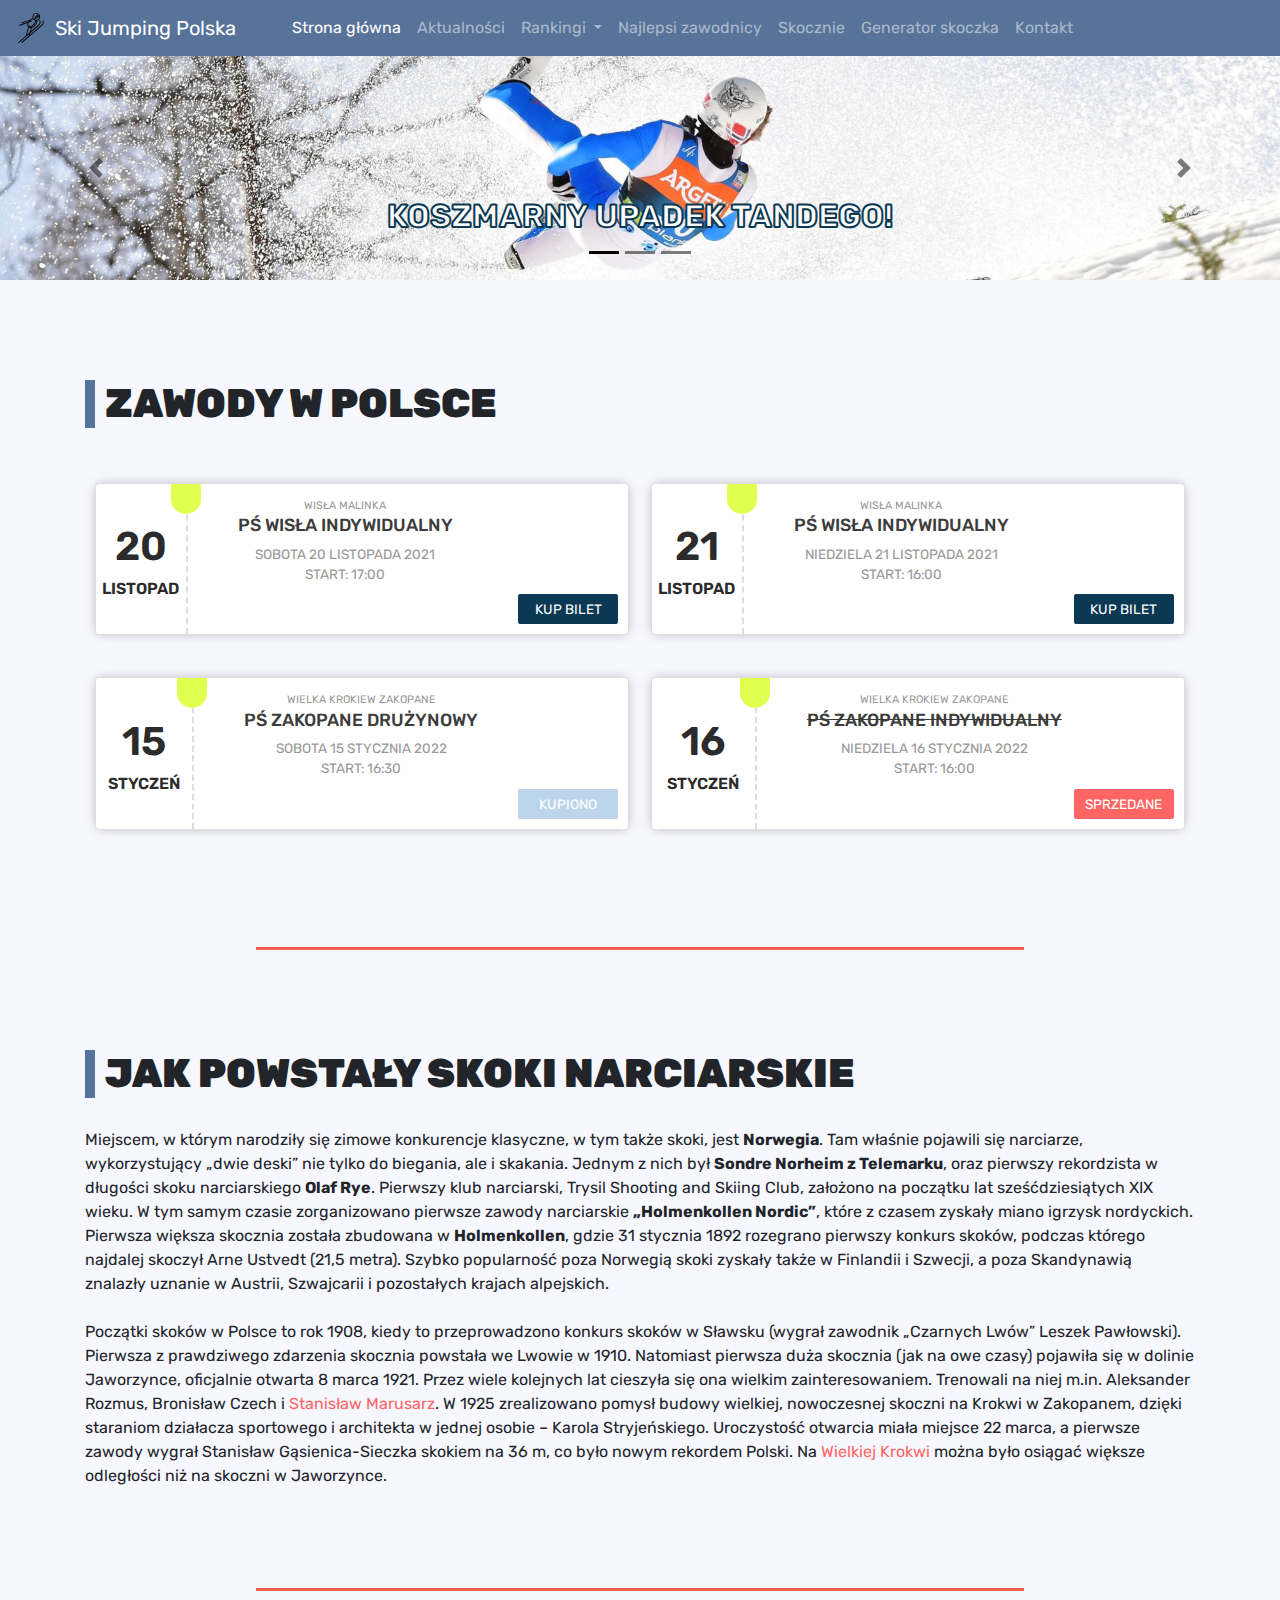
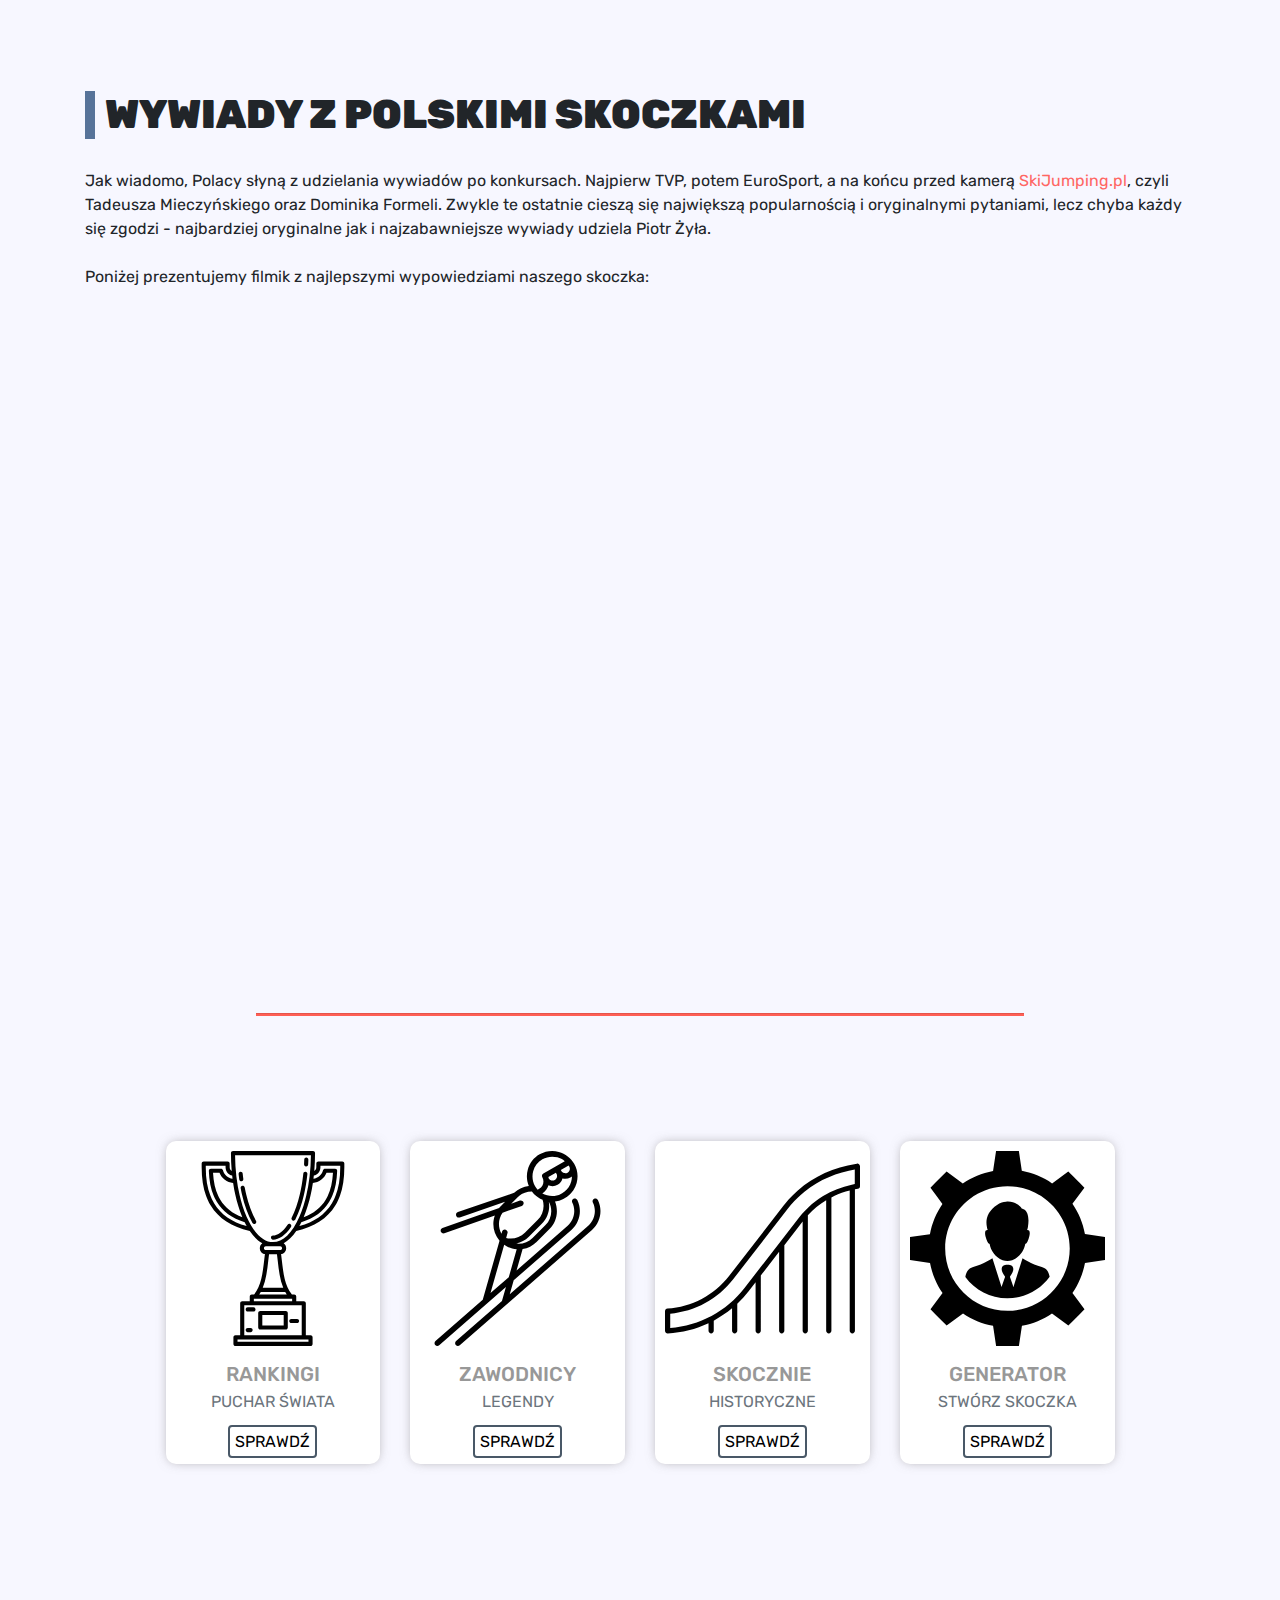
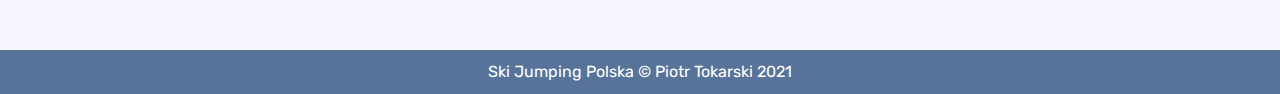
<file: docs/index.html>
<!DOCTYPE html>
<html lang="PL">
<head>
    <meta charset="UTF-8">
    <meta name="viewport" content="width=device-width, initial-scale=1">
    <title>Ski Jumping Polska</title>
    <link rel="preconnect" href="https://fonts.gstatic.com">
    <link href="https://fonts.googleapis.com/css2?family=Rubik:ital,wght@0,300;0,400;0,500;0,600;0,700;0,800;0,900;1,300;1,400;1,500;1,600;1,700;1,800;1,900&display=swap"
          rel="stylesheet">
    <link rel="stylesheet" href="css/bootstrap.css">
    <link rel="stylesheet" href="css/main.css">
    <link rel="icon" type="image/png" href="img/logo.ico"/>

    <script src="https://code.jquery.com/jquery-3.5.1.slim.min.js"
            integrity="sha384-DfXdz2htPH0lsSSs5nCTpuj/zy4C+OGpamoFVy38MVBnE+IbbVYUew+OrCXaRkfj"
            crossorigin="anonymous"></script>
    <script src="https://cdn.jsdelivr.net/npm/bootstrap@4.6.0/dist/js/bootstrap.bundle.min.js"
            integrity="sha384-Piv4xVNRyMGpqkS2by6br4gNJ7DXjqk09RmUpJ8jgGtD7zP9yug3goQfGII0yAns"
            crossorigin="anonymous"></script>
    <script src="js/main.js"></script>


</head>
<body>

<nav class="navbar sticky-top navsettings navbar-dark navbar-expand-xl">

    <a class="navbar-brand mr-md-5" href="index.html">
        <img src="img/logo.svg" width="30" height="30" alt="" class="d-inline-block mr-sm-1 ms-sm-1 align-bottom"> Ski
        Jumping Polska
    </a>

    <button type="button" class="navbar-toggler mr-2 me-sm-3" data-toggle="collapse" data-target="#mainmenu"
            aria-controls="mainmenu"
            aria-expanded="false" aria-label="Nav switch">
        <span class="navbar-toggler-icon"></span>
    </button>

    <div class="collapse navbar-collapse" id="mainmenu">

        <ul class="navbar-nav">

            <li class="nav-item ms-3">
                <a class="nav-link active" href="index.html">Strona główna</a>
            </li>
            <li class="nav-item ms-3">
                <a class="nav-link" href="aktualnosci.html">Aktualności</a>
            </li>
            <li class="nav-item ms-3 dropdown">
                <a class="nav-link dropdown-toggle" href="#" data-toggle="dropdown" role="button" aria-expanded="false"
                   id="submenu"
                   aria-haspopup="true">Rankingi
                </a>
                <div class="dropdown-menu" aria-labelledby="submenu">
                    <a class="dropdown-item" href="rankingips.html">Puchar Świata</a>
                    <a class="dropdown-item" href="rankingicoc.html">Puchar Kontynentalny</a>
                    <a class="dropdown-item" href="rankingifc.html">FIS Cup</a>
                </div>
            </li>
            <li class="nav-item ms-3">
                <a class="nav-link" href="najlepsi.html">Najlepsi zawodnicy</a>
            </li>
            <li class="nav-item ms-3 dropdown">
                <a class="nav-link" href="skocznie.html">Skocznie</a>
            </li>
            <li class="nav-item ms-3 dropdown">
                <a class="nav-link" href="generator.html">Generator skoczka</a>
            </li>
            <li class="nav-item ms-3">
                <a class="nav-link" href="kontakt.html">Kontakt</a>
            </li>

        </ul>

    </div>

</nav>

<div id="carouselExampleIndicators" class="carousel slide" data-ride="carousel">
    <ol class="carousel-indicators">
        <li data-target="#carouselExampleIndicators" data-slide-to="0" class="active"></li>
        <li data-target="#carouselExampleIndicators" data-slide-to="1"></li>
        <li data-target="#carouselExampleIndicators" data-slide-to="2"></li>
    </ol>
    <div class="carousel-inner">
        <div class="carousel-item active">
            <img class="d-block w-100" src="img/baner1.jpg" alt="First slide">
            <div class="carousel-caption d-none d-md-block">
                KOSZMARNY UPADEK TANDEGO!
            </div>
        </div>
        <div class="carousel-item">
            <img class="d-block w-100" src="img/baner2.jpg" alt="Second slide">
            <div class="carousel-caption d-none d-md-block">
                STOCH ZWYCIĘŻA TURNIEJ CZTERECH SKOCZNI!
            </div>
        </div>
        <div class="carousel-item">
            <img class="d-block w-100" src="img/baner3.jpg" alt="Third slide">
            <div class="carousel-caption d-none d-md-block">
                ŻYŁA MISTRZEM ŚWIATA!
            </div>
        </div>
    </div>
    <a class="carousel-control-prev" href="#carouselExampleIndicators" role="button" data-slide="prev">
        <span class="carousel-control-prev-icon" aria-hidden="true"></span>
    </a>
    <a class="carousel-control-next" href="#carouselExampleIndicators" role="button" data-slide="next">
        <span class="carousel-control-next-icon" aria-hidden="true"></span>
    </a>
</div>

<main>

    <section class="container">
        <h1>zawody w polsce</h1>
        <div class="row">
            <article class="card fl-left">
                <section class="date">
                    <time datetime="20th nov">
                        <span>20</span><span>listopad</span>
                    </time>
                </section>
                <section class="card-cont">
                    <small>WISŁA MALINKA</small>
                    <h3>PŚ WISŁA indywidualny</h3>
                    <i class="fa fa-calendar"></i>
                    <span>Sobota 20 LISTOPADA 2021</span><br>
                    <span>START: 17:00</span>
                    <a href="https://www.wisla-malinka.com/pl/bilety.html">Kup Bilet</a>
                </section>
            </article>
            <article class="card fl-left">
                <section class="date">
                    <time datetime="21st nov">
                        <span>21</span><span>listopad</span>
                    </time>
                </section>
                <section class="card-cont">
                    <small>WISŁA MALINKA</small>
                    <h3>PŚ WISŁA INDYWIDUALNY</h3>
                    <i class="fa fa-calendar"></i>
                    <span>NIEDZIELA 21 LISTOPADA 2021</span><br>
                    <span>START: 16:00</span>
                    <a href="https://www.wisla-malinka.com/pl/bilety.html">Kup Bilet</a>
                </section>
            </article>
        </div>
        <div class="row">
            <article class="card fl-left">
                <section class="date">
                    <time datetime="15th jan">
                        <span>15</span><span>styczeń</span>
                    </time>
                </section>
                <section class="card-cont">
                    <small>Wielka krokiew zakopane</small>
                    <h3>PŚ zakopane drużynowy</h3>
                    <i class="fa fa-calendar"></i>
                    <span>sobota 15 stycznia 2022</span><br>
                    <span>START: 16:30</span>
                    <a style="background-color: #BDD5EA"
                       href="https://www.worldcup-zakopane.pl/pl/bilety.html">Kupiono</a>
                </section>
            </article>
            <article class="card fl-left">
                <section class="date">
                    <time datetime="16st jan">
                        <span>16</span><span>styczeń</span>
                    </time>
                </section>
                <section class="card-cont">
                    <small>Wielka krokiew zakopane</small>
                    <h3><s>PŚ zakopane INDYWIDUALNY</s></h3>
                    <i class="fa fa-calendar"></i>
                    <span>NIEDZIELA 16 stycznia 2022</span><br>
                    <span>START: 16:00</span>
                    <a style="background-color: #FF6663" href="https://www.worldcup-zakopane.pl/pl/bilety.html">Sprzedane</a>
                </section>
            </article>
        </div>
    </section>

    <hr>

    <section class="container">
        <h1>Jak powstały skoki narciarskie</h1>
        <div class="text-body">
            Miejscem, w którym narodziły się zimowe konkurencje klasyczne, w tym także skoki, jest <b>Norwegia</b>. Tam
            właśnie pojawili
            się
            narciarze, wykorzystujący
            „dwie deski” nie tylko do biegania, ale i skakania. Jednym z nich był <b>Sondre Norheim z Telemarku</b>,
            oraz pierwszy rekordzista w
            długości skoku narciarskiego <b>Olaf Rye</b>.
            Pierwszy
            klub
            narciarski, Trysil Shooting and Skiing Club, założono na początku lat sześćdziesiątych XIX wieku. W tym
            samym czasie
            zorganizowano pierwsze zawody narciarskie <b>„Holmenkollen Nordic”</b>, które z czasem zyskały miano igrzysk
            nordyckich.
            Pierwsza większa skocznia została zbudowana w <b>Holmenkollen</b>, gdzie 31 stycznia 1892 rozegrano pierwszy
            konkurs skoków,
            podczas
            którego najdalej skoczył Arne Ustvedt (21,5 metra). Szybko popularność poza Norwegią skoki zyskały także w
            Finlandii i Szwecji, a poza Skandynawią znalazły uznanie w Austrii, Szwajcarii i pozostałych krajach
            alpejskich.
            <br><br>
            Początki skoków w Polsce to rok 1908, kiedy to przeprowadzono konkurs skoków w Sławsku (wygrał zawodnik
            „Czarnych Lwów” Leszek
            Pawłowski). Pierwsza z prawdziwego zdarzenia skocznia powstała we Lwowie w 1910. Natomiast pierwsza duża
            skocznia (jak na owe
            czasy) pojawiła się w dolinie Jaworzynce, oficjalnie otwarta 8 marca 1921. Przez wiele kolejnych lat
            cieszyła się ona wielkim
            zainteresowaniem. Trenowali na niej m.in. Aleksander Rozmus, Bronisław Czech i
            <span><a href="najlepsi.html#marusarz">Stanisław Marusarz</a></span>. W 1925 zrealizowano pomysł budowy
            wielkiej, nowoczesnej skoczni na Krokwi w Zakopanem, dzięki staraniom działacza sportowego i architekta w
            jednej osobie – Karola Stryjeńskiego. Uroczystość otwarcia miała miejsce 22 marca, a pierwsze zawody wygrał
            Stanisław Gąsienica-Sieczka skokiem na 36 m, co było nowym rekordem Polski. Na <span><a
                href="skocznie.html">Wielkiej Krokwi</a></span> można było osiągać większe odległości niż na skoczni w
            Jaworzynce.
        </div>
    </section>

    <hr>

    <section class="container">
        <h1>Wywiady z polskimi skoczkami</h1>
        <div class="text-body">
            Jak wiadomo, Polacy słyną z udzielania wywiadów po konkursach. Najpierw TVP, potem EuroSport, a na końcu
            przed kamerą
            <span><a target="_blank" href="https://www.skijumping.pl/">SkiJumping.pl</a></span>,
            czyli Tadeusza Mieczyńskiego oraz Dominika Formeli. Zwykle te ostatnie cieszą się największą popularnością i
            oryginalnymi
            pytaniami, lecz chyba każdy się zgodzi - najbardziej oryginalne jak i najzabawniejsze wywiady udziela Piotr
            Żyła.
            <br><br>
            Poniżej prezentujemy filmik z najlepszymi wypowiedziami naszego skoczka:
            <div class="embed-responsive embed-responsive-16by9">
                <iframe class="embed-responsive-item" src="https://www.youtube.com/embed/GVCRvW8v46Q"
                        title="YouTube video player"
                        frameborder="0"
                        allow="accelerometer; autoplay; clipboard-write; encrypted-media; gyroscope; picture-in-picture"
                        allowfullscreen></iframe>

            </div>
        </div>
    </section>

    <hr>

    <section class="container">
        <div class="container2 pb-5 mb-sm-1">
            <!-- Categories grid-->
            <div class="row">
                <!-- Category-->
                <div class="col-lg-3 col-sm-6 mb-3">
                    <div class="card2">
                        <a class="card-img-tiles">
                            <img src="img/trophy.svg" alt="Trophy">
                        </a>
                        <div class="mt-3">
                            <h2 class="h5 mb-1">Rankingi</h2><span class="d-block mb-3 font-size-xs text-muted">Puchar Świata</span>
                            <a class="btntile" href="rankingips.html">Sprawdź</a>
                        </div>
                    </div>
                </div>
                <!-- Category-->
                <div class="col-lg-3 col-sm-6 mb-3">
                    <div class="card2">
                        <a class="card-img-tiles">
                            <img src="img/logo.svg" alt="Trophy">
                        </a>
                        <div class="mt-3">
                            <h2 class="h5 mb-1">zawodnicy</h2><span
                                class="d-block mb-3 font-size-xs text-muted">legendy</span>
                            <a class="btntile" href="najlepsi.html">Sprawdź</a>
                        </div>
                    </div>
                </div>
                <!-- Category-->
                <div class="col-lg-3 col-sm-6 mb-3">
                    <div class="card2">
                        <a class="card-img-tiles">
                            <img src="img/ski-jump.svg" alt="Trophy">
                        </a>
                        <div class="mt-3">
                            <h2 class="h5 mb-1">skocznie</h2><span class="d-block mb-3 font-size-xs text-muted">historyczne</span>
                            <a class="btntile" href="skocznie.html">Sprawdź</a>
                        </div>
                    </div>
                </div>
                <div class="col-lg-3 col-sm-6 mb-3">
                    <div class="card2">
                        <a class="card-img-tiles">
                            <img src="img/settings.svg" alt="Trophy">
                        </a>
                        <div class="mt-3">
                            <h2 class="h5 mb-1">generator</h2><span class="d-block mb-3 font-size-xs text-muted">stwórz skoczka</span>
                            <a class="btntile" href="generator.html">Sprawdź</a>
                        </div>
                    </div>
                </div>
            </div>
        </div>
    </section>

</main>

<footer>
    Ski Jumping Polska &copy Piotr Tokarski 2021
</footer>

</body>
</html>
</file>
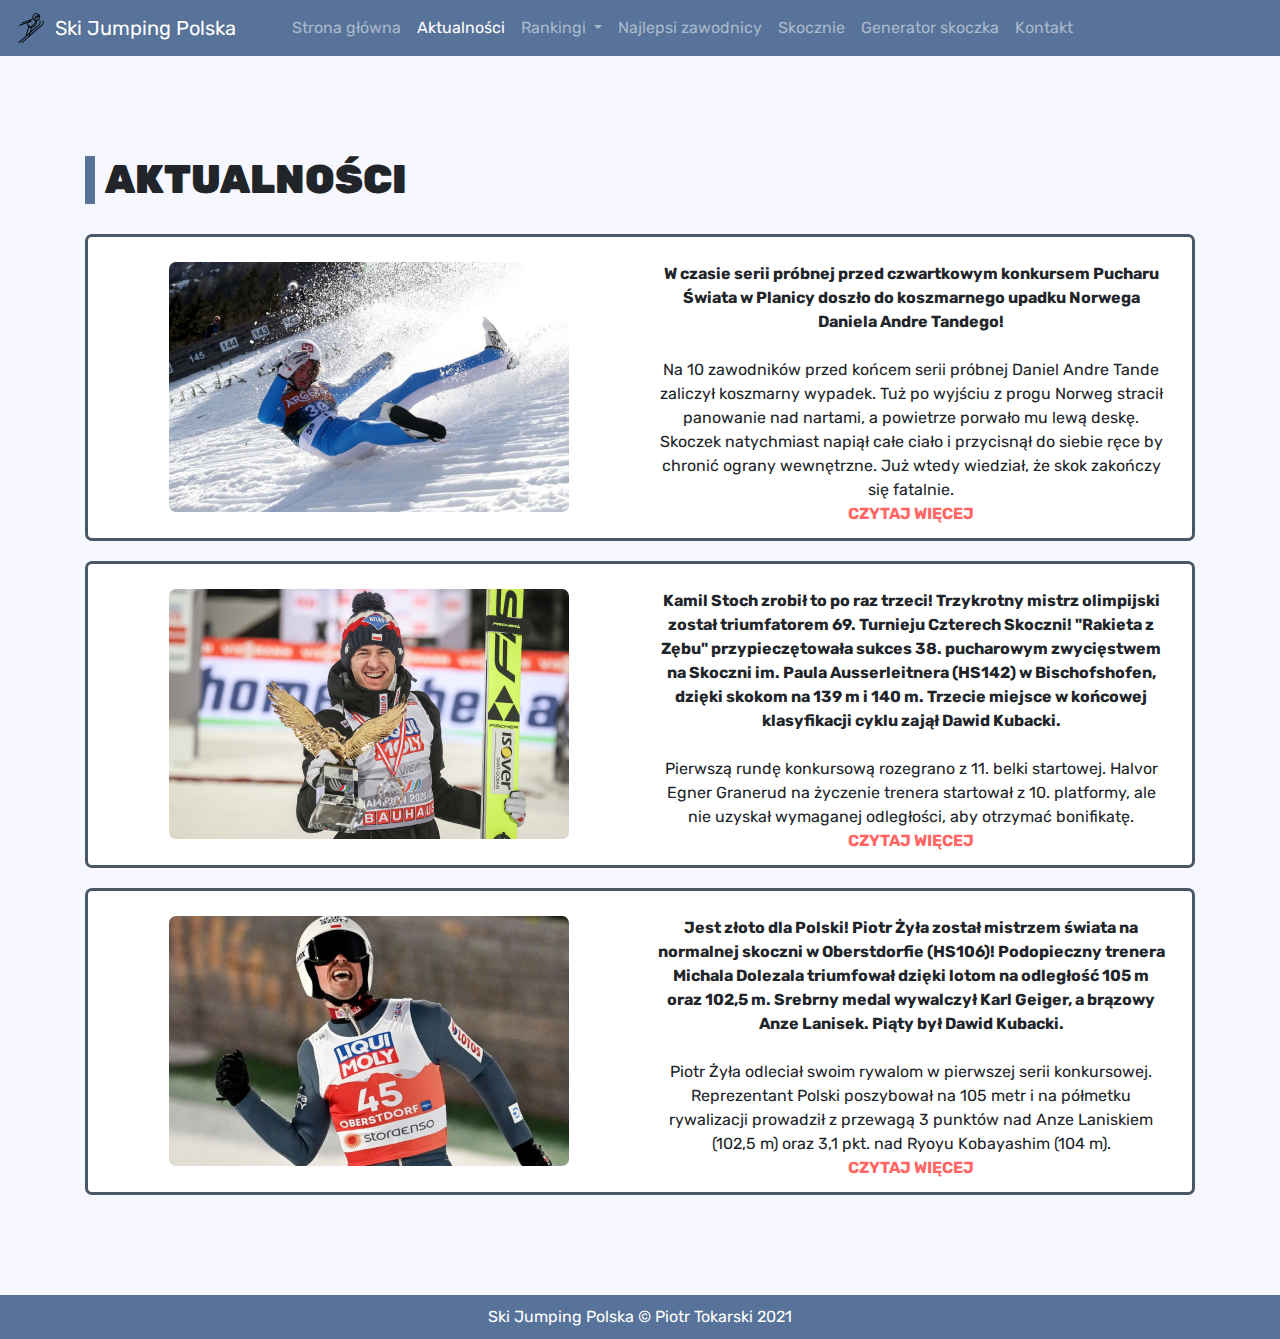
<file: docs/aktualnosci.html>
<!DOCTYPE html>
<html lang="PL">
<head>
    <meta charset="UTF-8">
    <meta name="viewport" content="width=device-width, initial-scale=1">
    <title>SJP - Aktualności</title>
    <link rel="preconnect" href="https://fonts.gstatic.com">
    <link href="https://fonts.googleapis.com/css2?family=Rubik:ital,wght@0,300;0,400;0,500;0,600;0,700;0,800;0,900;1,300;1,400;1,500;1,600;1,700;1,800;1,900&display=swap"
          rel="stylesheet">
    <link rel="stylesheet" href="css/bootstrap.css">
    <link rel="stylesheet" href="css/main.css">
    <link rel="icon" type="image/png" href="img/logo.ico"/>

    <script src="https://code.jquery.com/jquery-3.5.1.slim.min.js"
            integrity="sha384-DfXdz2htPH0lsSSs5nCTpuj/zy4C+OGpamoFVy38MVBnE+IbbVYUew+OrCXaRkfj"
            crossorigin="anonymous"></script>
    <script src="https://cdn.jsdelivr.net/npm/bootstrap@4.6.0/dist/js/bootstrap.bundle.min.js"
            integrity="sha384-Piv4xVNRyMGpqkS2by6br4gNJ7DXjqk09RmUpJ8jgGtD7zP9yug3goQfGII0yAns"
            crossorigin="anonymous"></script>
    <script src="js/main.js"></script>


</head>
<body>
<nav class="navbar sticky-top navsettings navbar-dark navbar-expand-xl">

    <a class="navbar-brand mr-md-5" href="index.html">
        <img src="img/logo.svg" width="30" height="30" alt="" class="d-inline-block mr-sm-1 ms-sm-1 align-bottom"> Ski
        Jumping Polska
    </a>

    <button type="button" class="navbar-toggler mr-2 me-sm-3" data-toggle="collapse" data-target="#mainmenu"
            aria-controls="mainmenu"
            aria-expanded="false" aria-label="Nav switch">
        <span class="navbar-toggler-icon"></span>
    </button>

    <div class="collapse navbar-collapse" id="mainmenu">

        <ul class="navbar-nav">

            <li class="nav-item ms-3">
                <a class="nav-link" href="index.html">Strona główna</a>
            </li>
            <li class="nav-item ms-3">
                <a class="nav-link active" href="aktualnosci.html">Aktualności</a>
            </li>
            <li class="nav-item ms-3 dropdown">
                <a class="nav-link dropdown-toggle" href="#" data-toggle="dropdown" role="button" aria-expanded="false"
                   id="submenu"
                   aria-haspopup="true">Rankingi
                </a>
                <div class="dropdown-menu" aria-labelledby="submenu">
                    <a class="dropdown-item" href="rankingips.html">Puchar Świata</a>
                    <a class="dropdown-item" href="rankingicoc.html">Puchar Kontynentalny</a>
                    <a class="dropdown-item" href="rankingifc.html">FIS Cup</a>
                </div>
            </li>
            <li class="nav-item ms-3">
                <a class="nav-link" href="najlepsi.html">Najlepsi zawodnicy</a>
            </li>
            <li class="nav-item ms-3 dropdown">
                <a class="nav-link" href="skocznie.html">Skocznie</a>
            </li>
            <li class="nav-item ms-3 dropdown">
                <a class="nav-link" href="generator.html">Generator skoczka</a>
            </li>
            <li class="nav-item ms-3">
                <a class="nav-link" href="kontakt.html">Kontakt</a>
            </li>

        </ul>

    </div>

</nav>
<main>
    <section class="container">
        <h1>Aktualności</h1>
        <article class="articlenews">
            <div id="article1">
                <div class="row">
                    <div class="col-lg-6">
                        <img width="400" height="250" src="img/article1.jpg" alt="Upadek Daniela">
                    </div>
                    <div class="col-lg-6">
                    <span class="text-center"><b>W czasie serii próbnej przed czwartkowym konkursem Pucharu Świata w Planicy doszło do koszmarnego
                        upadku Norwega Daniela Andre Tandego!</b></span><br><br>
                        <span class="text-center">Na 10 zawodników przed końcem serii próbnej Daniel Andre Tande zaliczył koszmarny wypadek. Tuż po
                        wyjściu z progu Norweg stracił panowanie nad nartami, a powietrze porwało mu lewą deskę. Skoczek natychmiast napiął całe
                        ciało i przycisnął do siebie ręce by chronić ograny wewnętrzne. Już wtedy wiedział, że skok zakończy się fatalnie.
                    </span><br>
                        <span class="read"><a onclick="czytaj1();"><b>CZYTAJ WIĘCEJ</b></a></span>
                    </div>
                </div>
            </div>
        </article>
        <article class="articlenews">
            <div id="article2">
                <div class="row">
                    <div class="col-lg-6">
                        <img width="400" height="250" src="img/article2.jpg" alt="Upadek Daniela">
                    </div>
                    <div class="col-lg-6">
                        <span class="text-center"><b>Kamil Stoch zrobił to po raz trzeci! Trzykrotny mistrz olimpijski został triumfatorem 69. Turnieju Czterech Skoczni! "Rakieta z Zębu" przypieczętowała sukces 38. pucharowym zwycięstwem na Skoczni im. Paula Ausserleitnera (HS142) w Bischofshofen, dzięki skokom na 139 m i 140 m. Trzecie miejsce w końcowej klasyfikacji cyklu zajął Dawid Kubacki.</b></span><br><br>
                        <span class="text-center">Pierwszą rundę konkursową rozegrano z 11. belki startowej. Halvor Egner Granerud na życzenie trenera startował z 10. platformy, ale nie uzyskał wymaganej odległości, aby otrzymać bonifikatę.
                    </span><br>
                        <span class="read"><a onclick="czytaj2();"><b>CZYTAJ WIĘCEJ</b></a></span>
                    </div>
                </div>
            </div>
        </article>
        <article class="articlenews">
            <div id="article3">
                <div class="row">
                    <div class="col-lg-6">
                        <img width="400" height="250" src="img/article3.jpg" alt="Upadek Daniela">
                    </div>
                    <div class="col-lg-6">
                    <span class="text-center"><b>Jest złoto dla Polski! Piotr Żyła został mistrzem świata na normalnej skoczni w Oberstdorfie
                        (HS106)! Podopieczny trenera Michala Dolezala triumfował dzięki lotom na odległość 105 m oraz 102,5 m. Srebrny medal wywalczył Karl Geiger, a  brązowy Anze Lanisek. Piąty był Dawid Kubacki.</b></span><br><br>
                        <span class="text-center">Piotr Żyła odleciał swoim rywalom w pierwszej serii konkursowej. Reprezentant Polski poszybował na 105 metr i na półmetku rywalizacji prowadził z przewagą 3 punktów nad Anze Laniskiem (102,5 m) oraz 3,1 pkt. nad Ryoyu Kobayashim (104 m).
                    </span><br>
                        <span class="read"><a onclick="czytaj3();"><b>CZYTAJ WIĘCEJ</b></a></span>
                    </div>
                </div>
            </div>
        </article>
    </section>
</main>
<footer>
    Ski Jumping Polska &copy Piotr Tokarski 2021
</footer>
</body>
</html>
</file>
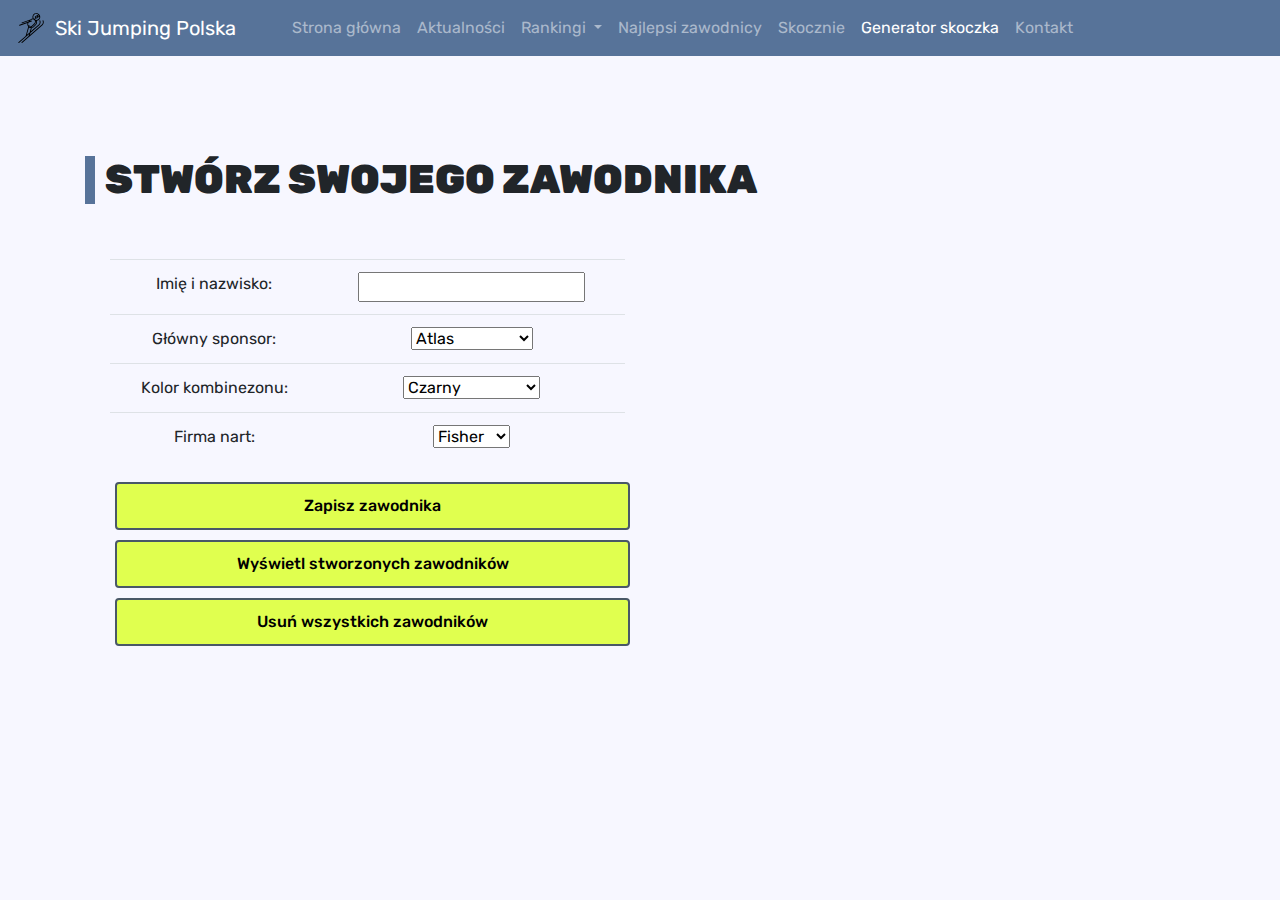
<file: docs/generator.html>
<!DOCTYPE html>
<html lang="PL">
<head>
    <meta charset="UTF-8">
    <meta name="viewport" content="width=device-width, initial-scale=1">
    <title>SJP - Generator Skoczka</title>
    <link rel="preconnect" href="https://fonts.gstatic.com">
    <link href="https://fonts.googleapis.com/css2?family=Rubik:ital,wght@0,300;0,400;0,500;0,600;0,700;0,800;0,900;1,300;1,400;1,500;1,600;1,700;1,800;1,900&display=swap"
          rel="stylesheet">
    <link rel="stylesheet" href="css/bootstrap.css">
    <link rel="stylesheet" href="css/main.css">
    <link rel="icon" type="image/png" href="img/logo.ico"/>

    <script src="https://ajax.googleapis.com/ajax/libs/jquery/3.6.0/jquery.min.js"></script>
    <script src="https://code.jquery.com/jquery-3.5.1.slim.min.js"
            integrity="sha384-DfXdz2htPH0lsSSs5nCTpuj/zy4C+OGpamoFVy38MVBnE+IbbVYUew+OrCXaRkfj"
            crossorigin="anonymous"></script>
    <script src="https://cdn.jsdelivr.net/npm/bootstrap@4.6.0/dist/js/bootstrap.bundle.min.js"
            integrity="sha384-Piv4xVNRyMGpqkS2by6br4gNJ7DXjqk09RmUpJ8jgGtD7zP9yug3goQfGII0yAns"
            crossorigin="anonymous"></script>
    <script src="js/main.js"></script>

</head>
<body>
<nav class="navbar sticky-top navsettings navbar-dark navbar-expand-xl">

    <a class="navbar-brand mr-md-5" href="index.html">
        <img src="img/logo.svg" width="30" height="30" alt="" class="d-inline-block mr-sm-1 ms-sm-1 align-bottom"> Ski
        Jumping Polska
    </a>

    <button type="button" class="navbar-toggler mr-2 me-sm-3" data-toggle="collapse" data-target="#mainmenu"
            aria-controls="mainmenu"
            aria-expanded="false" aria-label="Nav switch">
        <span class="navbar-toggler-icon"></span>
    </button>

    <div class="collapse navbar-collapse" id="mainmenu">

        <ul class="navbar-nav">

            <li class="nav-item ms-3">
                <a class="nav-link" href="index.html">Strona główna</a>
            </li>
            <li class="nav-item ms-3">
                <a class="nav-link" href="aktualnosci.html">Aktualności</a>
            </li>
            <li class="nav-item ms-3 dropdown">
                <a class="nav-link dropdown-toggle" href="#" data-toggle="dropdown" role="button" aria-expanded="false"
                   id="submenu"
                   aria-haspopup="true">Rankingi
                </a>
                <div class="dropdown-menu" aria-labelledby="submenu">
                    <a class="dropdown-item" href="rankingips.html">Puchar Świata</a>
                    <a class="dropdown-item" href="rankingicoc.html">Puchar Kontynentalny</a>
                    <a class="dropdown-item" href="rankingifc.html">FIS Cup</a>
                </div>
            </li>
            <li class="nav-item ms-3">
                <a class="nav-link" href="najlepsi.html">Najlepsi zawodnicy</a>
            </li>
            <li class="nav-item ms-3 dropdown">
                <a class="nav-link" href="skocznie.html">Skocznie</a>
            </li>
            <li class="nav-item ms-3 dropdown">
                <a class="nav-link active" href="generator.html">Generator skoczka</a>
            </li>
            <li class="nav-item ms-3">
                <a class="nav-link" href="kontakt.html">Kontakt</a>
            </li>

        </ul>

    </div>

</nav>
<main>
    <section class="container">
        <h1>Stwórz swojego zawodnika</h1>
        <div class="row">
            <div class="col-md-6">
                <form>
                    <table class="table">
                        <tbody>
                        <tr>
                            <td>Imię i nazwisko:</td>
                            <td><input type="text" id="nazwa" pattern="[A-Za-z]{3}" title="Three letter country code"
                            </td>
                        </tr>
                        <tr>
                            <td>Główny sponsor:</td>
                            <td>
                                <select id="sponsor">
                                    <option>Atlas</option>
                                    <option>Blachotrapez</option>
                                    <option>Grupa Azoty</option>
                                    <option>Milka</option>
                                    <option>Szubryt</option>
                                </select>
                            </td>
                        </tr>
                        <tr>
                            <td>Kolor kombinezonu:</td>
                            <td>
                                <select id="kolor">
                                    <option>Czarny</option>
                                    <option>Brązowy</option>
                                    <option>Czerwony</option>
                                    <option>Niebieski</option>
                                    <option>Pomarańczowy</option>
                                    <option>Różowy</option>
                                    <option>Zielony</option>
                                    <option>Żółty</option>
                                </select>
                            </td>
                        </tr>
                        <tr>
                            <td>Firma nart:</td>
                            <td>
                                <select id="narty">
                                    <option>Fisher</option>
                                    <option>SlatNar</option>
                                    <option>BWT</option>
                                </select>
                            </td>
                        </tr>
                        </tbody>
                    </table>

                    <button type="button" class="btnnav" onclick="dodajZadanie()">Zapisz zawodnika</button>
                    <button type="button" class="btnnav" onclick="pokazListe()">Wyświetl stworzonych zawodników</button>
                    <button type="button" class="btnnav" onclick="usunListe()">Usuń wszystkich zawodników</button>

                </form>
            </div>
            <div class="col-md-6" id="bok"></div>
        </div>
    </section>
    <section class="container">
        <div class="mb-3" id="zawodnicy"></div>
    </section>
</main>
<div class="modal fade" id="modal1" tabindex="-1" role="dialog" aria-labelledby="exampleModalCenterTitle"
     aria-hidden="true">
    <div class="modal-dialog modal-dialog-centered">
        <div class="modal-content">
            <div class="modal-header">
                <h5 class="modal-title" id="modaltitle1">Modal title</h5>
                <button type="button" class="close" data-dismiss="modal" aria-label="Close">
                    <span aria-hidden="true">&times;</span>
                </button>
            </div>
            <div class="modal-body">
                <form>
                    <table class="table">
                        <tbody>
                        <tr>
                            <td>Imię i nazwisko:</td>
                            <td><input type="text" id="nazwae"></td>
                        </tr>
                        <tr>
                            <td>Główny sponsor:</td>
                            <td>
                                <select id="sponsore">
                                    <option value="Atlas">Atlas</option>
                                    <option value="Blachotrapez">Blachotrapez</option>
                                    <option value="Grupa Azoty">Grupa Azoty</option>
                                    <option value="Milka">Milka</option>
                                    <option value="Szubryt">Szubryt</option>
                                </select>
                            </td>
                        </tr>
                        <tr>
                            <td>Kolor kombinezonu:</td>
                            <td>
                                <select id="kolore">
                                    <option value="Czarny">Czarny</option>
                                    <option value="Brązowy">Brązowy</option>
                                    <option value="Czerwony">Czerwony</option>
                                    <option value="Niebieski">Niebieski</option>
                                    <option value="Pomarańczowy">Pomarańczowy</option>
                                    <option value="Różowy">Różowy</option>
                                    <option value="Zielony">Zielony</option>
                                    <option value="Żółty">Żółty</option>
                                </select>
                            </td>
                        </tr>
                        <tr>
                            <td>Firma nart:</td>
                            <td>
                                <select id="nartye">
                                    <option value="Fisher">Fisher</option>
                                    <option value="SlatNar">SlatNar</option>
                                    <option value="BWT">BWT</option>
                                </select>
                            </td>
                        </tr>
                        </tbody>
                    </table>
                </form>
            </div>
            <div class="modal-footer" id="modalfooter1">
                <button type="button" class="btn btn-secondary" data-dismiss="modal">Close</button>
                <button type="button" class="btn btn-primary" id="#savebutton">Save changes</button>
            </div>
        </div>
    </div>
</div>
</body>
</html>
</file>
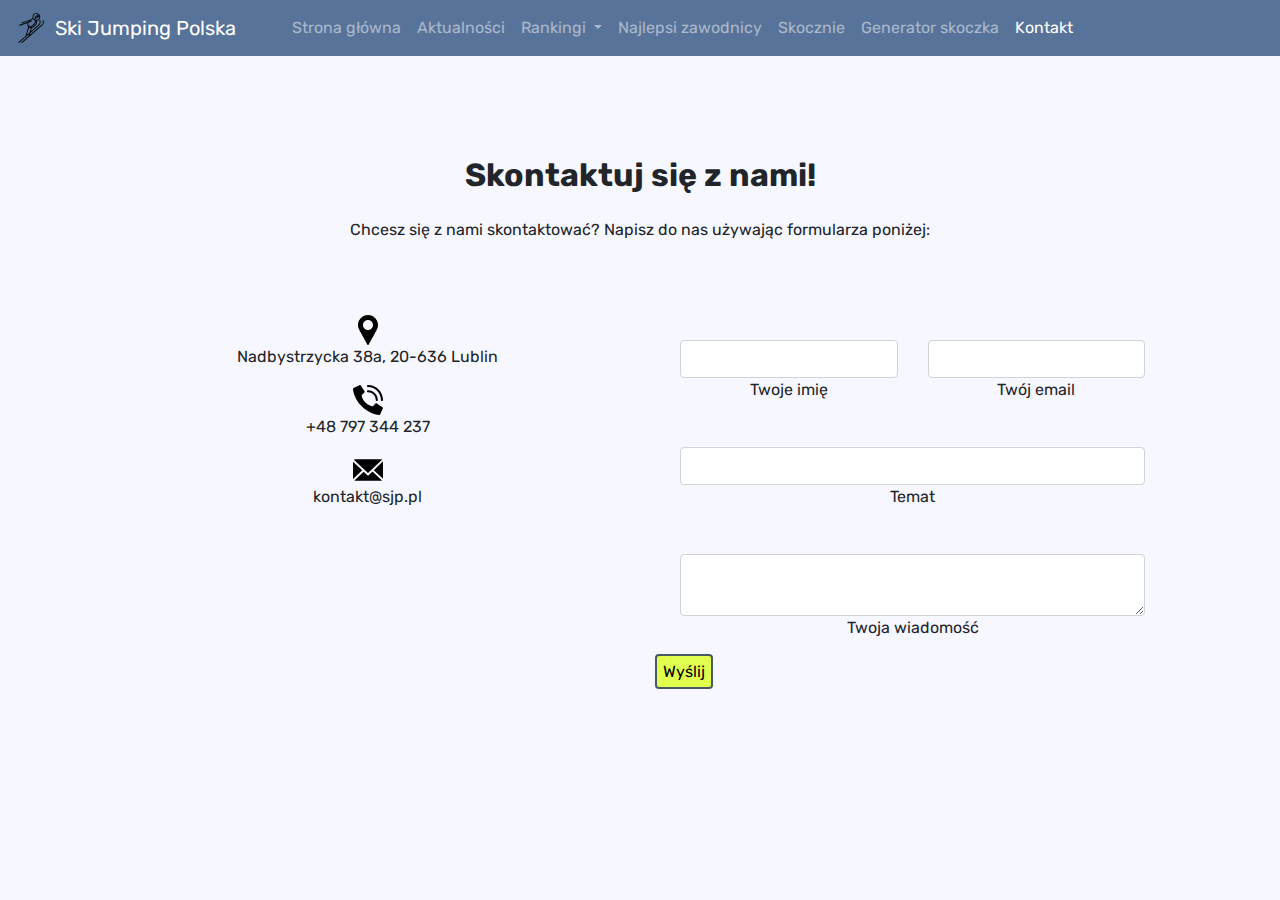
<file: docs/kontakt.html>
<!DOCTYPE html>
<html lang="PL">
<head>
    <meta charset="UTF-8">
    <meta name="viewport" content="width=device-width, initial-scale=1">
    <title>SJP - Kontakt</title>
    <link rel="preconnect" href="https://fonts.gstatic.com">
    <link href="https://fonts.googleapis.com/css2?family=Rubik:ital,wght@0,300;0,400;0,500;0,600;0,700;0,800;0,900;1,300;1,400;1,500;1,600;1,700;1,800;1,900&display=swap"
          rel="stylesheet">
    <link rel="stylesheet" href="css/bootstrap.css">
    <link rel="stylesheet" href="css/main.css">
    <link rel="icon" type="image/png" href="img/logo.ico"/>

    <script src="https://code.jquery.com/jquery-3.5.1.slim.min.js"
            integrity="sha384-DfXdz2htPH0lsSSs5nCTpuj/zy4C+OGpamoFVy38MVBnE+IbbVYUew+OrCXaRkfj"
            crossorigin="anonymous"></script>
    <script src="https://cdn.jsdelivr.net/npm/bootstrap@4.6.0/dist/js/bootstrap.bundle.min.js"
            integrity="sha384-Piv4xVNRyMGpqkS2by6br4gNJ7DXjqk09RmUpJ8jgGtD7zP9yug3goQfGII0yAns"
            crossorigin="anonymous"></script>
    <script src="js/main.js"></script>


</head>
<body>
<nav class="navbar sticky-top navsettings navbar-dark navbar-expand-xl">

    <a class="navbar-brand mr-md-5" href="index.html">
        <img src="img/logo.svg" width="30" height="30" alt="" class="d-inline-block mr-sm-1 ms-sm-1 align-bottom"> Ski
        Jumping Polska
    </a>

    <button type="button" class="navbar-toggler mr-2 me-sm-3" data-toggle="collapse" data-target="#mainmenu"
            aria-controls="mainmenu"
            aria-expanded="false" aria-label="Nav switch">
        <span class="navbar-toggler-icon"></span>
    </button>

    <div class="collapse navbar-collapse" id="mainmenu">

        <ul class="navbar-nav">

            <li class="nav-item ms-3">
                <a class="nav-link" href="index.html">Strona główna</a>
            </li>
            <li class="nav-item ms-3">
                <a class="nav-link" href="aktualnosci.html">Aktualności</a>
            </li>
            <li class="nav-item ms-3 dropdown">
                <a class="nav-link dropdown-toggle" href="#" data-toggle="dropdown" role="button" aria-expanded="false"
                   id="submenu"
                   aria-haspopup="true">Rankingi
                </a>
                <div class="dropdown-menu" aria-labelledby="submenu">
                    <a class="dropdown-item" href="rankingips.html">Puchar Świata</a>
                    <a class="dropdown-item" href="rankingicoc.html">Puchar Kontynentalny</a>
                    <a class="dropdown-item" href="rankingifc.html">FIS Cup</a>
                </div>
            </li>
            <li class="nav-item ms-3">
                <a class="nav-link" href="najlepsi.html">Najlepsi zawodnicy</a>
            </li>
            <li class="nav-item ms-3 dropdown">
                <a class="nav-link" href="skocznie.html">Skocznie</a>
            </li>
            <li class="nav-item ms-3 dropdown">
                <a class="nav-link" href="generator.html">Generator skoczka</a>
            </li>
            <li class="nav-item ms-3">
                <a class="nav-link active" href="kontakt.html">Kontakt</a>
            </li>

        </ul>

    </div>

</nav>
<main>
    <section class="container">
        <!--Section: Contact v.2-->
        <section class="mb-4">

            <h2 class="h1-responsive font-weight-bold text-center my-4">Skontaktuj się z nami!</h2>
            <p class="text-center w-responsive mx-auto mb-5">Chcesz się z nami skontaktować? Napisz do nas używając
                formularza poniżej:</p>

            <div class="row">
                <!--Grid column-->
                <div class="col-md-6 text-center">
                    <ul class="list-unstyled mb-0">
                        <li><i class="fas fa-map-marker-alt fa-2x"></i>
                            <img height="30" width="30" src="img/pin.svg" alt="pin">
                            <p>Nadbystrzycka 38a, 20-636 Lublin</p>
                        </li>

                        <li><i class="fas fa-phone mt-4 fa-2x"></i>
                            <img height="30" width="30" src="img/phone-call.svg" alt="phone-call">
                            <p>+48 797 344 237</p>
                        </li>

                        <li><i class="fas fa-envelope mt-4 fa-2x"></i>
                            <img height="30" width="30" src="img/email.svg" alt="email">
                            <p>kontakt@sjp.pl</p>
                        </li>
                    </ul>
                </div>

                <!--Grid column-->
                <div class="col-md-6 mb-md-0 mb-5">
                    <form id="contact-form" name="contact-form" method="post"
                          action="mailto: piotr.tokarski@pollub.edu.pl">

                        <!--Grid row-->
                        <div class="row">

                            <!--Grid column-->
                            <div class="col-md-6">
                                <div class="md-form mb-0">
                                    <input type="text" id="name" name="name" class="form-control">
                                    <label for="name" class="">Twoje imię</label>
                                </div>
                            </div>
                            <!--Grid column-->

                            <!--Grid column-->
                            <div class="col-md-6">
                                <div class="md-form mb-0">
                                    <input type="text" id="email" name="email" class="form-control">
                                    <label for="email" class="">Twój email</label>
                                </div>
                            </div>
                            <!--Grid column-->

                        </div>
                        <!--Grid row-->

                        <!--Grid row-->
                        <div class="row">
                            <div class="col-md-12">
                                <div class="md-form mb-0">
                                    <input type="text" id="subject" name="subject" class="form-control">
                                    <label for="subject" class="">Temat</label>
                                </div>
                            </div>
                        </div>
                        <!--Grid row-->

                        <!--Grid row-->
                        <div class="row">

                            <!--Grid column-->
                            <div class="col-md-12">

                                <div class="md-form">
                                    <textarea type="text" id="message" name="message" rows="2"
                                              class="form-control md-textarea"></textarea>
                                    <label for="message">Twoja wiadomość</label>
                                </div>

                            </div>
                        </div>
                        <!--Grid row-->

                    </form>

                    <div class="text-center text-md-left">
                        <a class="btnsend" onclick="validateForm();">Wyślij</a>
                    </div>
                    <div class="status"></div>
                </div>

            </div>

        </section>
    </section>
</main>
</body>
</html>
</file>
<file: docs/css/main.css>
body {
    margin: 0;
    padding: 0;
    background-color: #F7F7FF;
    font-family: 'Rubik', sans-serif;
}

html {
    scroll-behavior: smooth;
}

.navsettings {
    background-color: #577399;
    color: #FEFFFE;
}

.text-body a {
    color: #FF6663;
}

.fl-left {
    float: left
}

.fl-right {
    float: right
}

.container {
    width: 90%;
    margin: 100px auto;
}

.container2 {
    width: 90%;
    margin: 0 auto;
}

h1 {
    text-transform: uppercase;
    font-weight: 900;
    border-left: 10px solid #577399;
    padding-left: 10px;
    margin-bottom: 30px
}

.caption-text {
    font-weight: 900;
    font-size: xx-large;
    color: #E0FF4F;
}

.row {
    padding: 25px 25px 12px 25px;
    text-align: center;
}

.card {
    display: table-row;
    width: 49%;
    background-color: #ffffff;
    color: #989898;
    margin-bottom: 5px;
    text-transform: uppercase;
    border-radius: 4px;
    position: relative;
    transition: .3s ease-in-out;
    box-shadow: 0px 0px 12px -3px rgb(133 129 129 / 80%);
}

.card:hover {
    transition: .3s ease-in-out;
    transform: scale(1.02);
    box-shadow: 0px 0px 10px 5px rgb(133 129 129);
}

.card + .card {
    margin-left: 2%
}

.date {
    display: table-cell;
    width: 25%;
    position: relative;
    text-align: center;
    border-right: 2px dashed #dadde6
}

.date:before {
    content: "";
    display: block;
    width: 30px;
    height: 30px;
    background-color: #E0FF4F;
    position: absolute;
    right: -15px;
    z-index: 1;
    border-radius: 0 0 15px 15px;
}

.date time {
    display: block;
    position: absolute;
    top: 50%;
    left: 50%;
    -webkit-transform: translate(-50%, -50%);
    -ms-transform: translate(-50%, -50%);
    transform: translate(-50%, -50%)
}

.date time span {
    display: block;
    color: #2b2b2b;
    font-weight: 600;
}

.date time span:first-child {
    color: #2b2b2b;
    font-weight: 600;
    font-size: 250%
}

.card-cont {
    display: table-cell;
    width: 75%;
    font-size: 85%;
    padding: 10px 10px 50px 50px
}

.card-cont h3 {
    color: #3C3C3C;
    font-size: 130%
}

.card-cont > div {
    display: table-row
}

.card-cont .even-date time span {
    display: block;
}

.card-cont a {
    display: block;
    text-decoration: none;
    width: 100px;
    height: 30px;
    background-color: #0B3954;
    color: #fff;
    text-align: center;
    line-height: 30px;
    border-radius: 2px;
    position: absolute;
    right: 10px;
    bottom: 10px;
}

@media screen and (max-width: 860px) {
    .card {
        display: block;
        float: none;
        width: 100%;
        margin-bottom: 10px
    }

    .card + .card {
        margin-left: 0
    }

    .card-cont .even-date,
    .card-cont .even-info {
        font-size: 75%
    }

    .date {
        font-size: small;
    }
}

footer {
    padding: 10px;
    background-color: #577399;
    text-align: center;
    margin: 0 auto;
    color: #FEFFFE;
}

hr {
    background-color: #FE5F55;
    height: 2px;
    width: 60%;
}

.card2 {
    background-color: #ffffff;
    color: #989898;
    margin-bottom: 10px;
    padding: 10px;
    text-transform: uppercase;
    border-radius: 10px;
    transition: .3s ease-in-out;
    box-shadow: 0px 0px 12px -3px rgb(133 129 129 / 80%);
}

.card2:hover {
    transition: .3s ease-in-out;
    transform: scale(1.02);
    box-shadow: 0px 0px 10px 5px rgb(133 129 129);
}

.card-img-tiles {
    height: 90%;
    width: 90%;
}

.btntile {
    border-radius: 4px;
    border: 2px #495867 solid;
    padding: 5px;
    text-decoration: none;
    color: black;
    transition: .15s ease-in-out;
}

.btntile:hover {
    background-color: #495867;
    color: #FEFFFE;
    text-decoration: none;
}

td img {
    height: 25px;
}

.information {
    text-align: center;
}

.status {
    color: #FF6663;
}

.btnsend {
    border-radius: 4px;
    border: 2px #495867 solid;
    padding: 6px;
    background-color: #E0FF4F;
    text-decoration: none;
    color: black;
    transition: .15s ease-in-out;
}

.btnsend:hover {
    background-color: #495867;
    color: #FEFFFE;
    text-decoration: none;
    cursor: pointer;
}

.btncancel {
    border-radius: 4px;
    border: 2px #495867 solid;
    padding: 6px;
    background-color: #FF6663;
    text-decoration: none;
    color: #FEFFFE;
    transition: .15s ease-in-out;
}

.btncancel:hover {
    background-color: #495867;
    text-decoration: none;
    cursor: pointer;
}

.btnmore {
    border-radius: 4px;
    border: 2px #495867 solid;
    padding: 6px;
    background-color: #E0FF4F;
    text-decoration: none;
    color: black;
    transition: .15s ease-in-out;
}

.btnmore:hover {
    background-color: #495867;
    color: #FEFFFE;
    text-decoration: none;
    cursor: pointer;
}

.btnnav {
    border-radius: 4px;
    border: 2px #495867 solid;
    padding: 10px;
    margin: 5px 5px;
    background-color: #E0FF4F;
    text-decoration: none;
    color: black;
    transition: .15s ease-in-out;
    width: 100%;
    font-weight: 500;
}

.btnnav a {
    text-decoration: none;
    color: black;
}

.btnnav:hover {
    background-color: #495867;
    color: #FEFFFE;
    text-decoration: none;
    cursor: pointer;
    transform: scale(0.98);
    transition: .3s ease-in-out;
}

.btnnav:hover a {
    color: #FEFFFE;
    text-decoration: none;
    cursor: pointer;
}

.gallery-block {
    padding-top: 10px;
}

.gallery-block.cards-gallery h6 {
    font-size: 17px;
    font-weight: bold;
}

.gallery-block.cards-gallery .card {
    transition: 0.4s ease;
}

.gallery-block.cards-gallery .card img {
    box-shadow: 0px 2px 10px rgba(0, 0, 0, 0.15);
}

.gallery-block.cards-gallery .card-body {
    text-align: center;
}

.gallery-block.cards-gallery .card-body p {
    font-size: 15px;
}

.gallery-block.cards-gallery a {
    color: #212529;
}

.gallery-block.cards-gallery a:hover {
    text-decoration: none;
}

.gallery-block.cards-gallery .card {
    margin-bottom: 30px;
    box-shadow: 0px 2px 10px rgba(0, 0, 0, 0.15);
}

.img-sizing {
    max-width: 250px;
    max-height: 250px;
}

@media (min-width: 576px) {

    .gallery-block .transform-on-hover:hover {
        transform: translateY(-10px) scale(1.02);
        box-shadow: 0px 10px 10px rgba(0, 0, 0, 0.15) !important;
    }
}

::-webkit-scrollbar {
    width: 12px;
}

::-webkit-scrollbar-track {
    background: linear-gradient(#E0FF4F, transparent);
}

::-webkit-scrollbar-thumb {
    background: linear-gradient(transparent, #0B3954);
    border-radius: 6px;
}

.articlenews {
    border: 3px #495867 solid;
    border-radius: 7px;
    background-color: white;
    margin-top: 20px;
    width: 100%;
}

.articlenews img {
    border-radius: 7px;
}

.read {
    color: #FF6663;
}

.read:hover {
    cursor: pointer;
    transform: scale(0.1);
}

@media (max-width: 700px) {

    .articlenews img {
        max-height: 225px;
        max-width: 360px;
    }
}

@media (max-width: 700px) {

    .articlenews img {
        max-height: 125px;
        max-width: 260px;
    }
}

.static-image {
    max-height: 400px;
    max-width: 400px;
}

@media (max-width: 1200px) {
    .static-image {
        max-height: 300px;
        max-width: 300px;
    }
}

#bok {
    position: relative;
}
</file>
